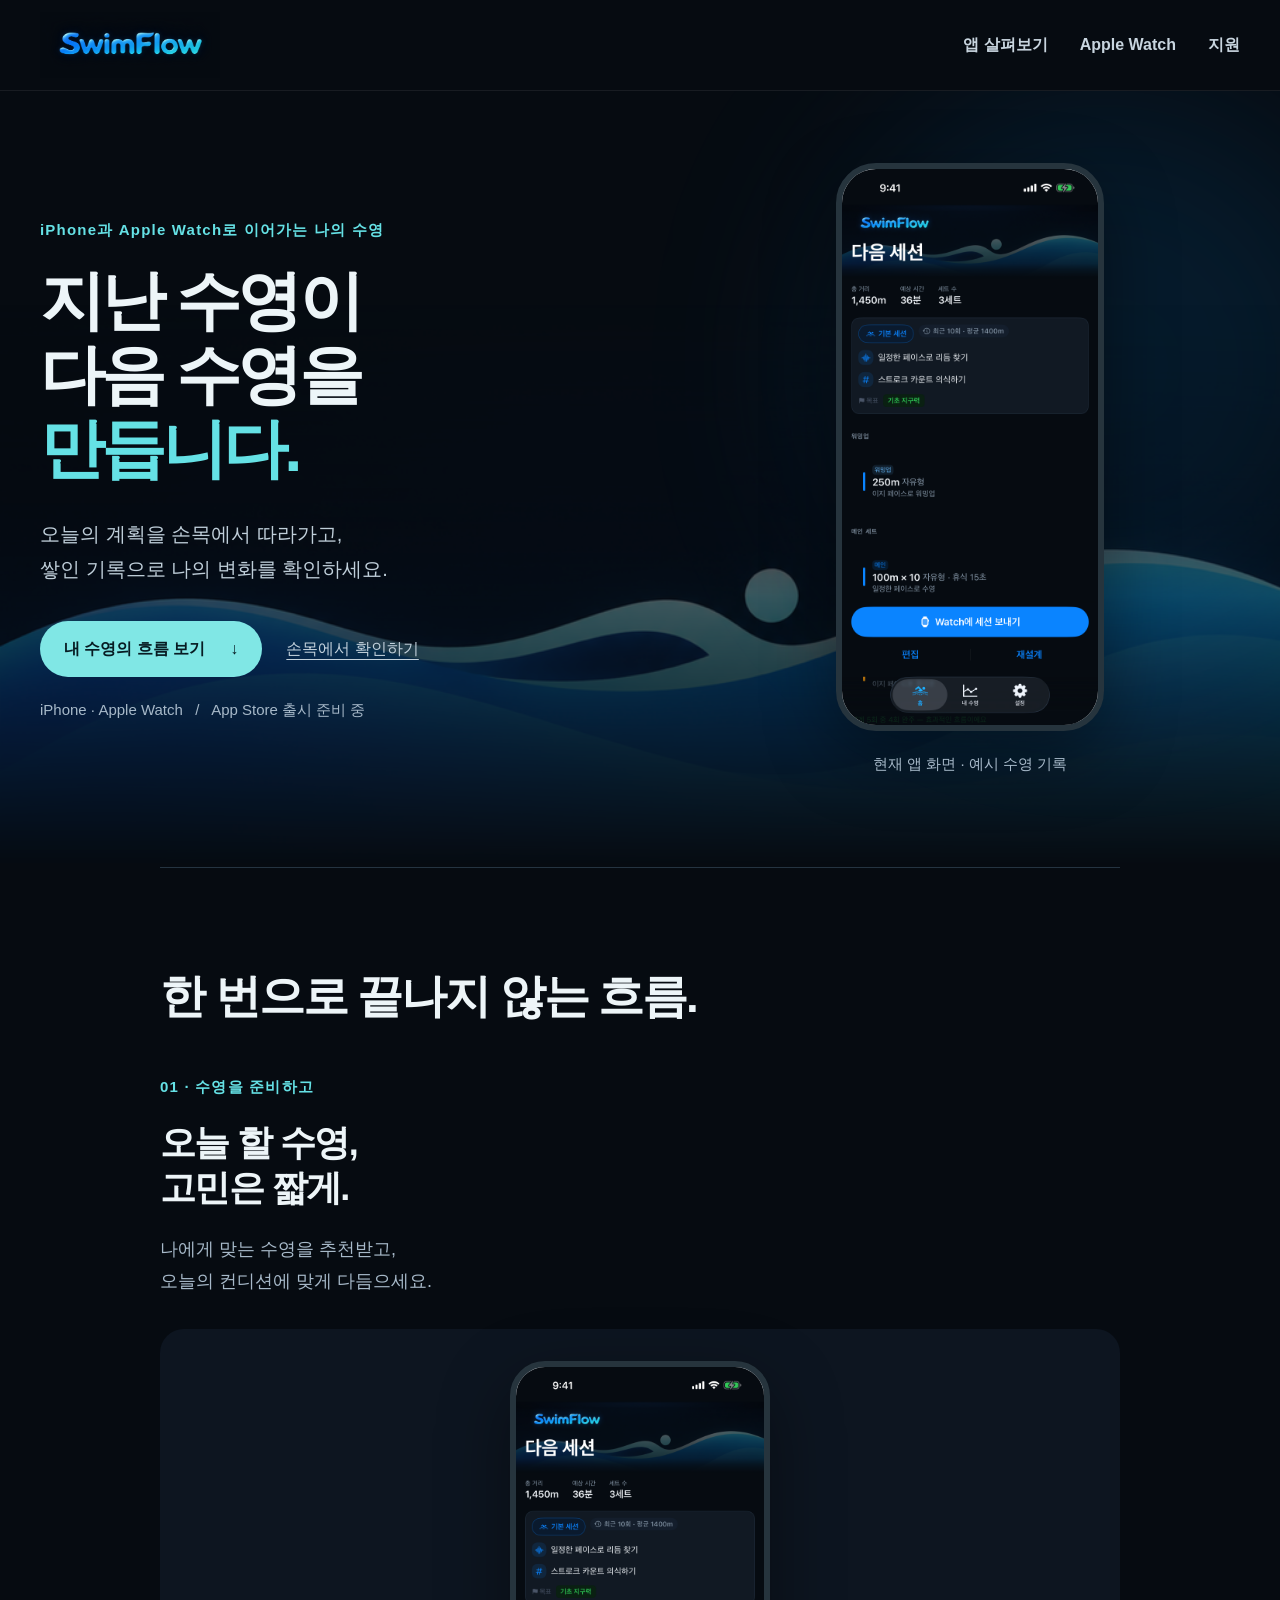
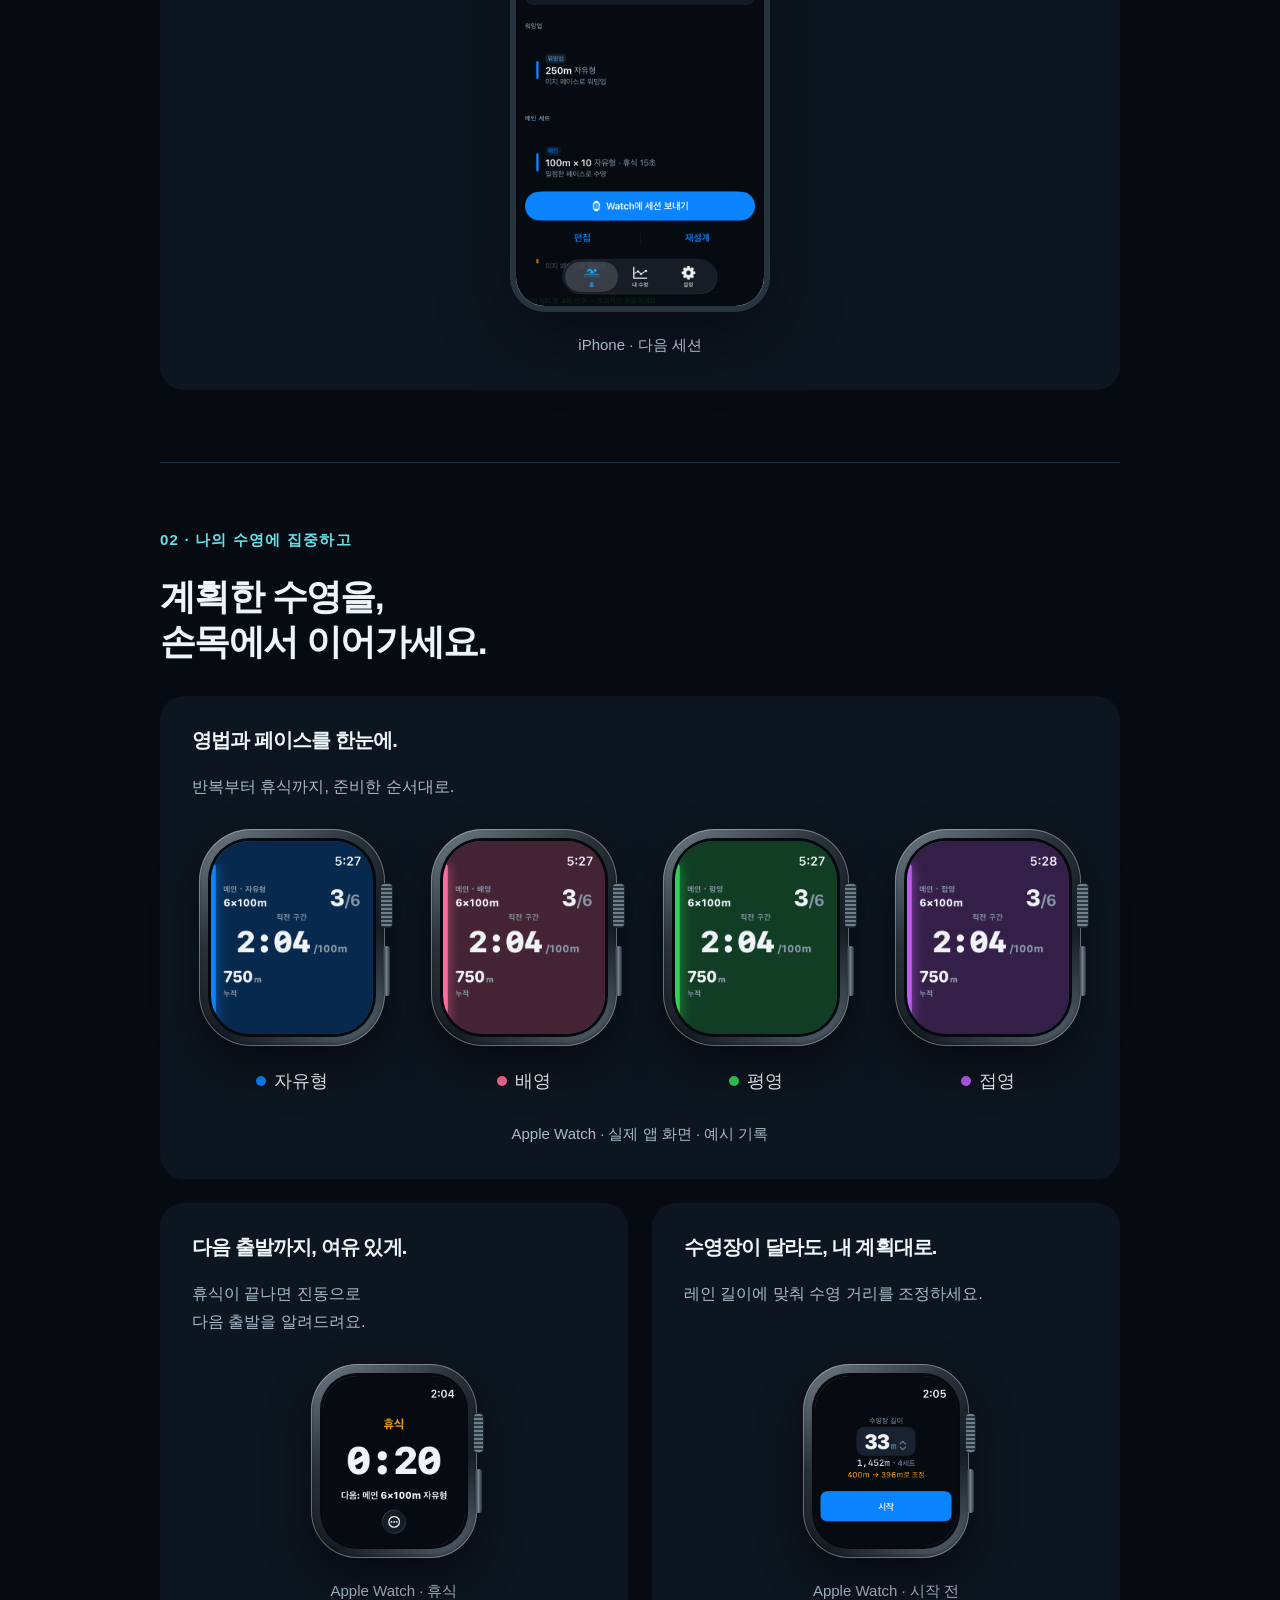
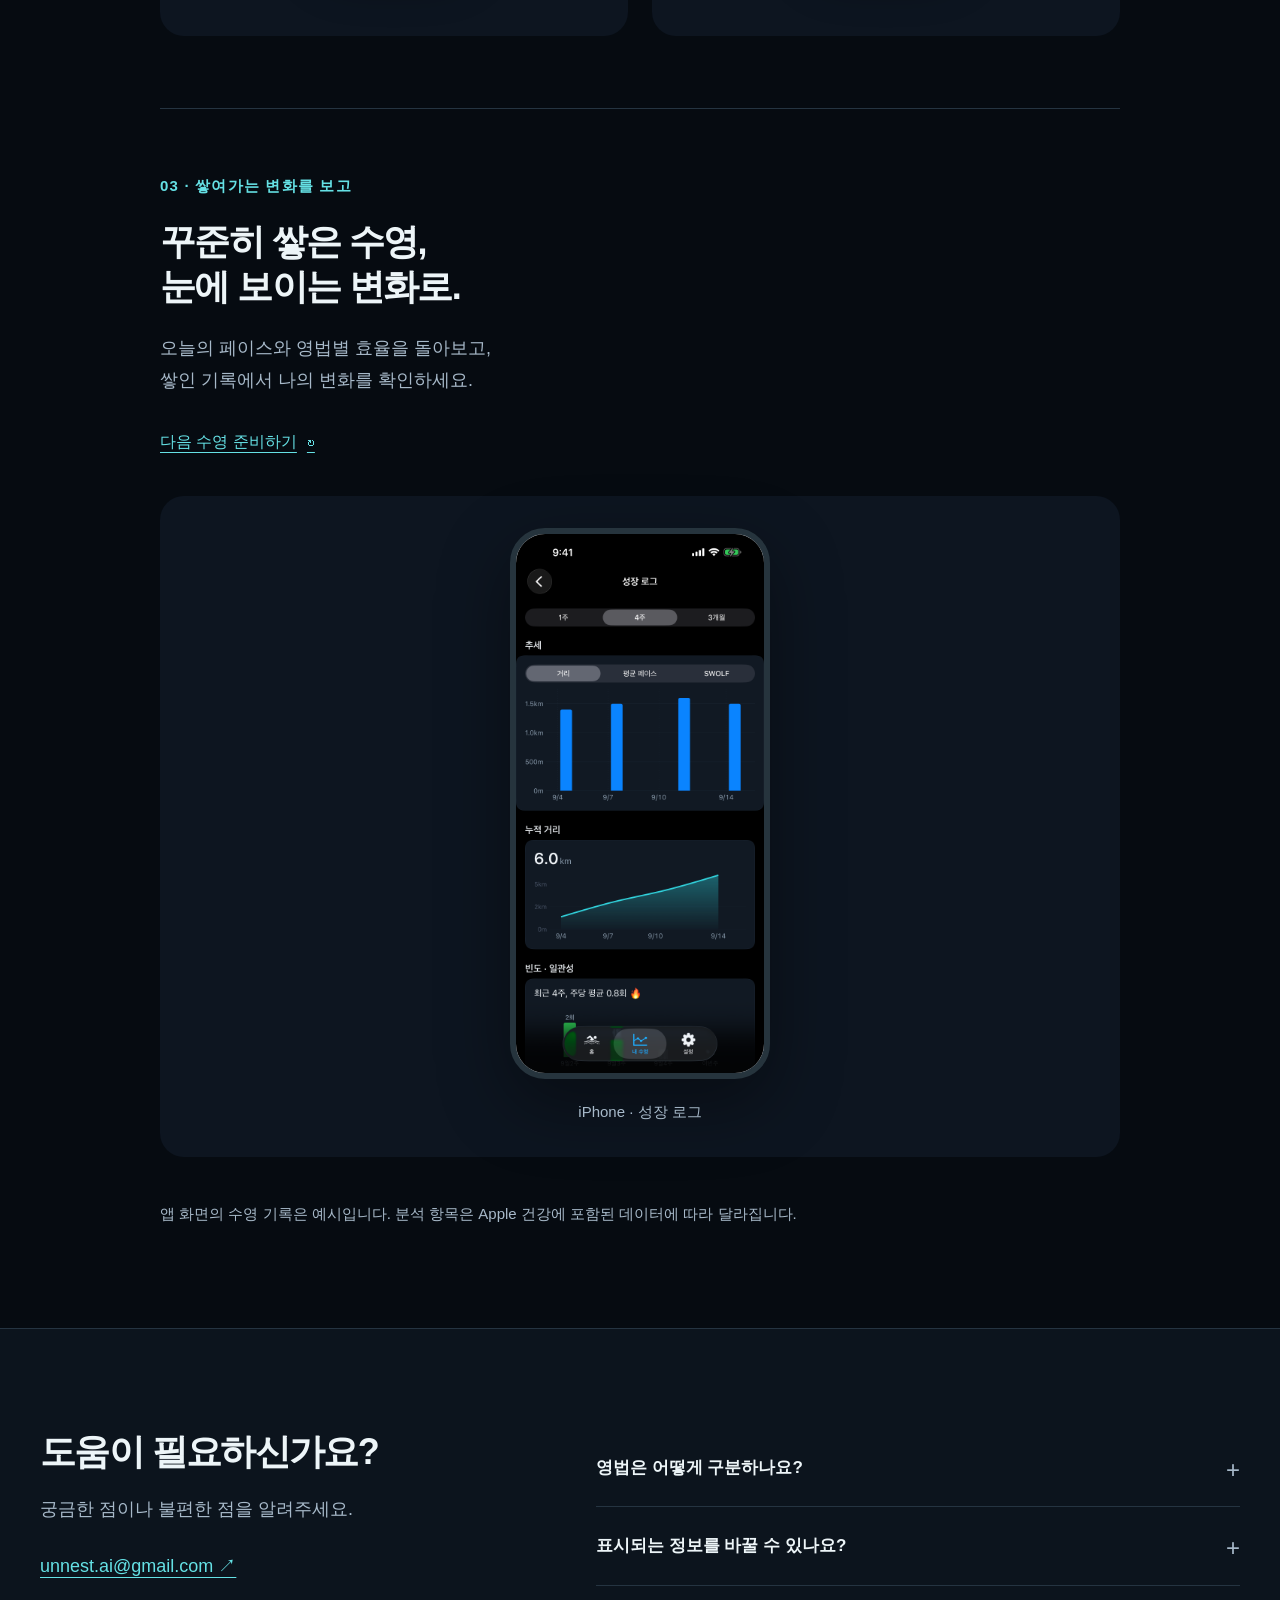
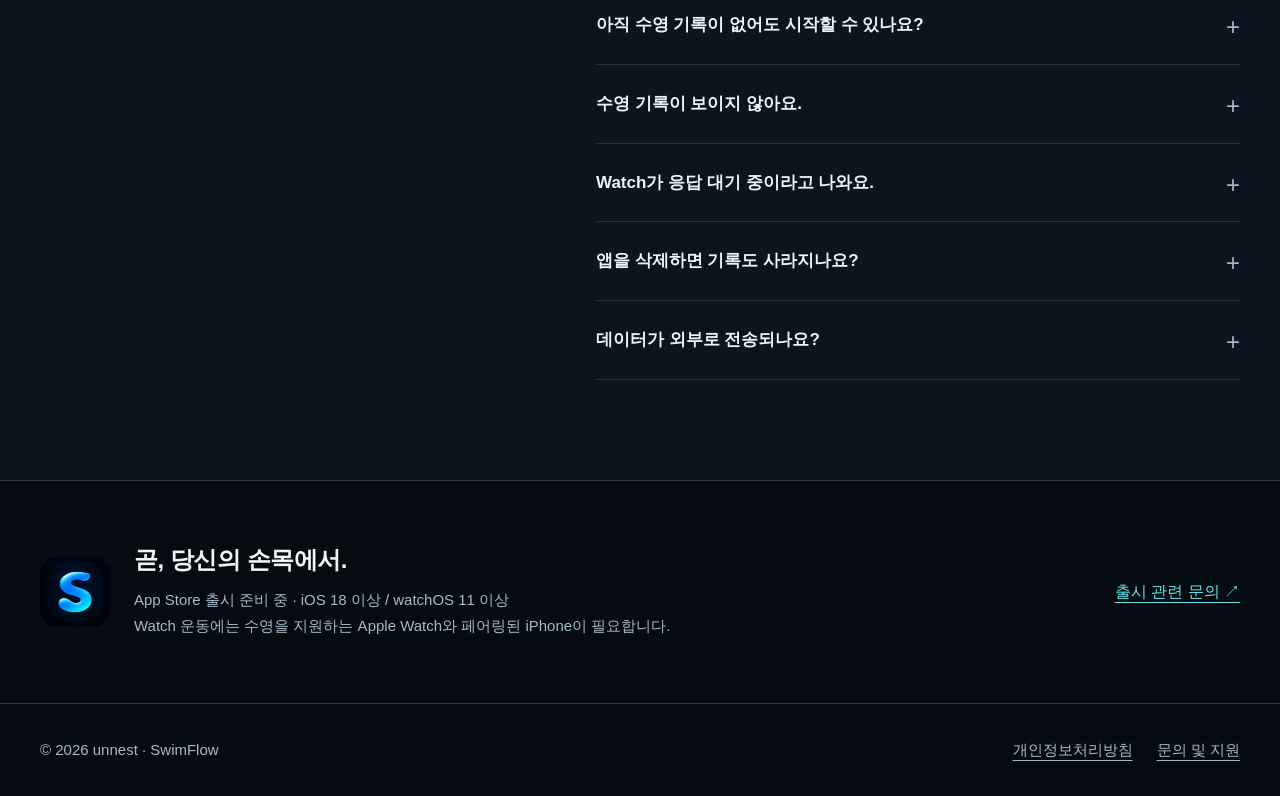
<file: index.html>
<!DOCTYPE html>
<html lang="ko">
<head>
  <meta charset="UTF-8" />
  <meta name="viewport" content="width=device-width, initial-scale=1" />
  <meta name="theme-color" content="#060B11" />
  <title>SwimFlow · 지난 수영이 다음 수영을 만듭니다</title>
  <meta name="description" content="오늘의 수영을 준비하고, 손목에서 계획대로 이어가세요. 쌓인 기록은 다음 수영의 바탕이 됩니다." />
  <meta property="og:title" content="SwimFlow · 지난 수영이 다음 수영을 만듭니다" />
  <meta property="og:description" content="오늘의 수영을 준비하고, 손목에서 계획대로 이어가세요. 쌓인 기록은 다음 수영의 바탕이 됩니다." />
  <meta property="og:type" content="website" />
  <meta property="og:url" content="https://swimflow.unnest.app/" />
  <meta property="og:site_name" content="SwimFlow" />
  <meta property="og:locale" content="ko_KR" />
  <meta property="og:image" content="https://swimflow.unnest.app/assets/swimflow-share-release-1.png" />
  <meta property="og:image:secure_url" content="https://swimflow.unnest.app/assets/swimflow-share-release-1.png" />
  <meta property="og:image:type" content="image/png" />
  <meta property="og:image:width" content="1200" />
  <meta property="og:image:height" content="630" />
  <meta property="og:image:alt" content="SwimFlow · 지난 수영이 다음 수영을 만듭니다. 세션 준비부터 Watch 수영, 기록 분석까지." />
  <meta name="twitter:card" content="summary_large_image" />
  <meta name="twitter:title" content="SwimFlow · 지난 수영이 다음 수영을 만듭니다" />
  <meta name="twitter:description" content="오늘의 수영을 준비하고, 손목에서 계획대로 이어가세요. 쌓인 기록은 다음 수영의 바탕이 됩니다." />
  <meta name="twitter:image" content="https://swimflow.unnest.app/assets/swimflow-share-release-1.png" />
  <link rel="icon" type="image/png" href="assets/app-icon.png" />
  <link rel="apple-touch-icon" href="assets/app-icon.png" />
  <link rel="canonical" href="https://swimflow.unnest.app/" />
  <link rel="stylesheet" href="site.css" />
  <script src="site.js" defer></script>
</head>
<body>
  <a class="skip" href="#main">본문으로 이동</a>
  <header class="site-header">
    <nav class="nav wrap" aria-label="주요 메뉴">
      <a class="brand" href="#home" aria-label="SwimFlow 처음으로"><img src="assets/wordmark.png" width="2056" height="765" alt="SwimFlow" fetchpriority="high" /></a>
      <div class="nav-links">
        <a href="#journey">앱 살펴보기</a>
        <a class="nav-extra" href="#watch">Apple Watch</a>
        <a href="#support">지원</a>
      </div>
    </nav>
  </header>
  <main id="main">
    <section class="hero" id="home" aria-labelledby="hero-title">
      <div class="hero-water" aria-hidden="true"><img src="assets/water.png" width="1024" height="1024" alt="" /></div>
      <div class="wrap hero-grid">
        <div class="hero-copy">
          <p class="eyebrow">iPhone과 Apple Watch로 이어가는 나의 수영</p>
          <h1 id="hero-title"><span>지난 수영이</span> <span>다음 수영을</span> <span class="accent">만듭니다.</span></h1>
          <p class="hero-intro">오늘의 계획을 손목에서 따라가고,<br />쌓인 기록으로 나의 변화를 확인하세요.</p>
          <div class="actions">
            <a class="button" href="#journey">내 수영의 흐름 보기 <span aria-hidden="true">↓</span></a>
            <a class="text-link" href="#watch">손목에서 확인하기</a>
          </div>
          <p class="availability">iPhone · Apple Watch &nbsp; / &nbsp; App Store 출시 준비 중</p>
        </div>
        <figure class="hero-visual">
          <div class="phone"><img src="assets/app-home-release.png" width="1320" height="2868" alt="SwimFlow 홈. 다음 수영의 추천 이유와 세트를 확인하고 Watch에 세션을 보냅니다." fetchpriority="high" /></div>

          <figcaption class="screen-note">현재 앱 화면 · 예시 수영 기록</figcaption>
        </figure>
      </div>
    </section>
    <section class="section wrap" id="journey" aria-labelledby="journey-title">
      <div class="section-heading">
        <h2 id="journey-title">한 번으로 끝나지 않는 흐름.</h2>
      </div>
      <div class="journey-content">
        <section class="journey-panel" id="panel-plan" aria-labelledby="plan-title">
          <div class="panel-copy">
            <p class="eyebrow">01 · 수영을 준비하고</p>
            <h3 id="plan-title">오늘 할 수영,<br />고민은 짧게.</h3>
            <p>나에게 맞는 수영을 추천받고,<br />오늘의 컨디션에 맞게 다듬으세요.</p>
          </div>
          <figure class="panel-visual">
            <div class="phone"><img src="assets/app-home-release.png" width="1320" height="2868" alt="첫 출시 홈 화면. 다음 세션의 추천 구성과 편집, 재설계 기능" loading="lazy" /></div>
            <figcaption class="screen-note">iPhone · 다음 세션</figcaption>
          </figure>
        </section>
        <section class="journey-panel swim-panel" id="panel-swim" aria-labelledby="swim-title">
          <div class="panel-copy" id="watch">
            <p class="eyebrow">02 · 나의 수영에 집중하고</p>
            <h3 id="swim-title">계획한 수영을,<br />손목에서 이어가세요.</h3>
          </div>
          <div class="watch-demo">
            <section class="stroke-gallery" id="watch-active" aria-labelledby="active-title">
              <div class="watch-explanation">
                <h4 id="active-title">영법과 페이스를 한눈에.</h4>
                <p>반복부터 휴식까지, 준비한 순서대로.</p>
              </div>
              <div class="stroke-screens">
                <figure class="watch-figure">
                  <div class="watch-case"><div class="watch-screen"><img src="assets/watch-freestyle-release.png" width="416" height="496" alt="자유형 운동 화면. 6회 중 3회 완료, 직전 구간 2분 4초 /100m와 누적 750m. 예시 기록." loading="lazy" /></div></div>
                  <figcaption class="stroke-caption"><i class="freestyle" aria-hidden="true"></i>자유형</figcaption>
                </figure>
                <figure class="watch-figure">
                  <div class="watch-case"><div class="watch-screen"><img src="assets/watch-backstroke-release.png" width="416" height="496" alt="배영 운동 화면. 6회 중 3회 완료, 직전 구간 2분 4초 /100m와 누적 750m. 예시 기록." loading="lazy" /></div></div>
                  <figcaption class="stroke-caption"><i class="backstroke" aria-hidden="true"></i>배영</figcaption>
                </figure>
                <figure class="watch-figure">
                  <div class="watch-case"><div class="watch-screen"><img src="assets/watch-breaststroke-release.png" width="416" height="496" alt="평영 운동 화면. 6회 중 3회 완료, 직전 구간 2분 4초 /100m와 누적 750m. 예시 기록." loading="lazy" /></div></div>
                  <figcaption class="stroke-caption"><i class="breaststroke" aria-hidden="true"></i>평영</figcaption>
                </figure>
                <figure class="watch-figure">
                  <div class="watch-case"><div class="watch-screen"><img src="assets/watch-butterfly-release.png" width="416" height="496" alt="접영 운동 화면. 6회 중 3회 완료, 직전 구간 2분 4초 /100m와 누적 750m. 예시 기록." loading="lazy" /></div></div>
                  <figcaption class="stroke-caption"><i class="butterfly" aria-hidden="true"></i>접영</figcaption>
                </figure>
              </div>
              <p class="screen-note">Apple Watch · 실제 앱 화면 · 예시 기록</p>
            </section>
            <div class="watch-support-grid">
              <section class="watch-state" id="watch-rest" aria-labelledby="rest-title">
                <div class="watch-explanation"><h4 id="rest-title">다음 출발까지, 여유 있게.</h4><p>휴식이 끝나면 진동으로<br />다음 출발을 알려드려요.</p></div>
                <figure class="watch-figure"><div class="watch-case"><div class="watch-screen"><img src="assets/watch-rest-release.png" width="416" height="496" alt="남은 휴식 20초와 다음 자유형 메인 세트" loading="lazy" /></div></div><figcaption class="screen-note">Apple Watch · 휴식</figcaption></figure>
              </section>
              <section class="watch-state" id="watch-lane" aria-labelledby="lane-title">
                <div class="watch-explanation"><h4 id="lane-title">수영장이 달라도, 내 계획대로.</h4><p>레인 길이에 맞춰 수영 거리를 조정하세요.</p></div>
                <figure class="watch-figure"><div class="watch-case"><div class="watch-screen"><img src="assets/watch-lane-release.png" width="416" height="496" alt="33m 수영장에 맞춰 400m 구성을 396m로 조정하는 시작 전 화면" loading="lazy" /></div></div><figcaption class="screen-note">Apple Watch · 시작 전</figcaption></figure>
              </section>
            </div>
          </div>
        </section>
        <section class="journey-panel" id="panel-review" aria-labelledby="review-title">
          <div class="panel-copy"><p class="eyebrow">03 · 쌓여가는 변화를 보고</p><h3 id="review-title">꾸준히 쌓은 수영,<br />눈에 보이는 변화로.</h3><p>오늘의 페이스와 영법별 효율을 돌아보고,<br />쌓인 기록에서 나의 변화를 확인하세요.</p><a class="text-link" href="#panel-plan">다음 수영 준비하기 <span aria-hidden="true">↻</span></a></div>
          <figure class="panel-visual"><div class="phone"><img src="assets/app-growth-release.png" width="1320" height="2868" alt="첫 출시 성장 로그. 4주 거리 추세와 누적 거리, 수영 빈도." loading="lazy" /></div><figcaption class="screen-note">iPhone · 성장 로그</figcaption></figure>
        </section>
      </div>
      <p class="fineprint">앱 화면의 수영 기록은 예시입니다. 분석 항목은 Apple 건강에 포함된 데이터에 따라 달라집니다.</p>
    </section>
    <section class="section support" id="support" aria-labelledby="support-title">
      <div class="wrap support-grid">
        <div class="support-intro"><h2 id="support-title">도움이 필요하신가요?</h2><p>궁금한 점이나 불편한 점을 알려주세요.</p><a href="mailto:unnest.ai@gmail.com">unnest.ai@gmail.com ↗</a></div>
        <div class="faq">
          <details><summary>영법은 어떻게 구분하나요?</summary><p>세트의 영법을 이름과 색으로 함께 표시합니다.</p><ul class="stroke-key" aria-label="영법별 표시 색"><li><i class="freestyle" aria-hidden="true"></i>자유형</li><li><i class="backstroke" aria-hidden="true"></i>배영</li><li><i class="breaststroke" aria-hidden="true"></i>평영</li><li><i class="butterfly" aria-hidden="true"></i>접영</li></ul></details>
          <details><summary>표시되는 정보를 바꿀 수 있나요?</summary><p>크게 표시된 페이스는 방금 완료한 구간의 100m 환산 기록입니다. iPhone 설정 → 워치 화면에서 누적 거리 표시를 켜고 끌 수 있어요. 변경은 세션이 Watch에 수신된 뒤 다음 운동부터 적용됩니다.</p></details>
          <details><summary>아직 수영 기록이 없어도 시작할 수 있나요?</summary><p>네. 수영 경력과 주로 하는 영법 등 처음 입력한 정보를 바탕으로 추천받을 수 있어요. 건강 기록은 나중에 연결해도 됩니다.</p></details>
          <details><summary>수영 기록이 보이지 않아요.</summary><p>먼저 iPhone의 건강 앱에 수영 기록이 있는지 확인하세요. 건강 앱 → 요약 → 프로필 → 개인정보 보호의 앱 → SwimFlow에서 읽기 권한을 확인한 뒤, SwimFlow의 설정 → 도움 및 피드백 → 기록 다시 불러오기를 실행해 주세요. Watch에서 저장한 기록은 iPhone의 건강 앱에 반영되기까지 시간이 걸릴 수 있습니다.</p></details>
          <details><summary>Watch가 응답 대기 중이라고 나와요.</summary><p>Watch 응답 대기는 연결이 끊겼다는 뜻만은 아닙니다. 페어링된 Watch에 SwimFlow가 설치되어 있는지 확인하고 Watch 앱을 열어 주세요. iPhone에서 보낸 세션이 Watch에 표시되는지 확인한 뒤 시작하세요.</p></details>
          <details><summary>앱을 삭제하면 기록도 사라지나요?</summary><p>앱에 저장한 프로필·세션 구성은 삭제될 수 있으므로 문제 해결을 위해 먼저 앱을 삭제하지 마세요. Apple 건강에 저장된 운동은 별도로 남아 있으며, 읽기 권한을 허용하면 다시 불러올 수 있습니다. SwimFlow는 자체 계정 백업이나 기기 간 클라우드 동기화를 제공하지 않습니다.</p></details>
          <details><summary>데이터가 외부로 전송되나요?</summary><p>수영 분석과 세션 설계는 기기에서 이루어집니다. iPhone은 건강 기록을 읽고, Watch는 직접 측정한 운동을 Apple 건강에 저장합니다. iPhone에서 사용 통계 수집·이용과 국외 이전에 모두 동의한 경우에만 TelemetryDeck에 사용 이벤트, 앱·기기 정보와 해시 처리된 식별자가 전송됩니다. 운동 수치는 전송하지 않으며, Watch는 사용 통계를 수집하지 않습니다. 자세한 항목과 문의 방법은 <a href="/privacy">개인정보처리방침</a>에서 확인할 수 있습니다.</p></details>        </div>
      </div>
    </section>
    <section class="release" aria-labelledby="release-title">
      <div class="wrap release-inner">
        <img class="app-icon" src="assets/app-icon.png" width="1024" height="1024" alt="SwimFlow S 앱 아이콘" loading="lazy" />
        <div><h2 id="release-title">곧, 당신의 손목에서.</h2><p>App Store 출시 준비 중 · iOS 18 이상 / watchOS 11 이상<br />Watch 운동에는 수영을 지원하는 Apple Watch와 페어링된 iPhone이 필요합니다.</p></div>
        <a class="text-link" href="mailto:unnest.ai@gmail.com">출시 관련 문의 ↗</a>
      </div>
    </section>
  </main>
  <footer><div class="wrap footer-inner"><p>© 2026 unnest · SwimFlow</p><div class="footer-links"><a href="/privacy">개인정보처리방침</a><a href="#support">문의 및 지원</a></div></div></footer>
</body>
</html>
</file>
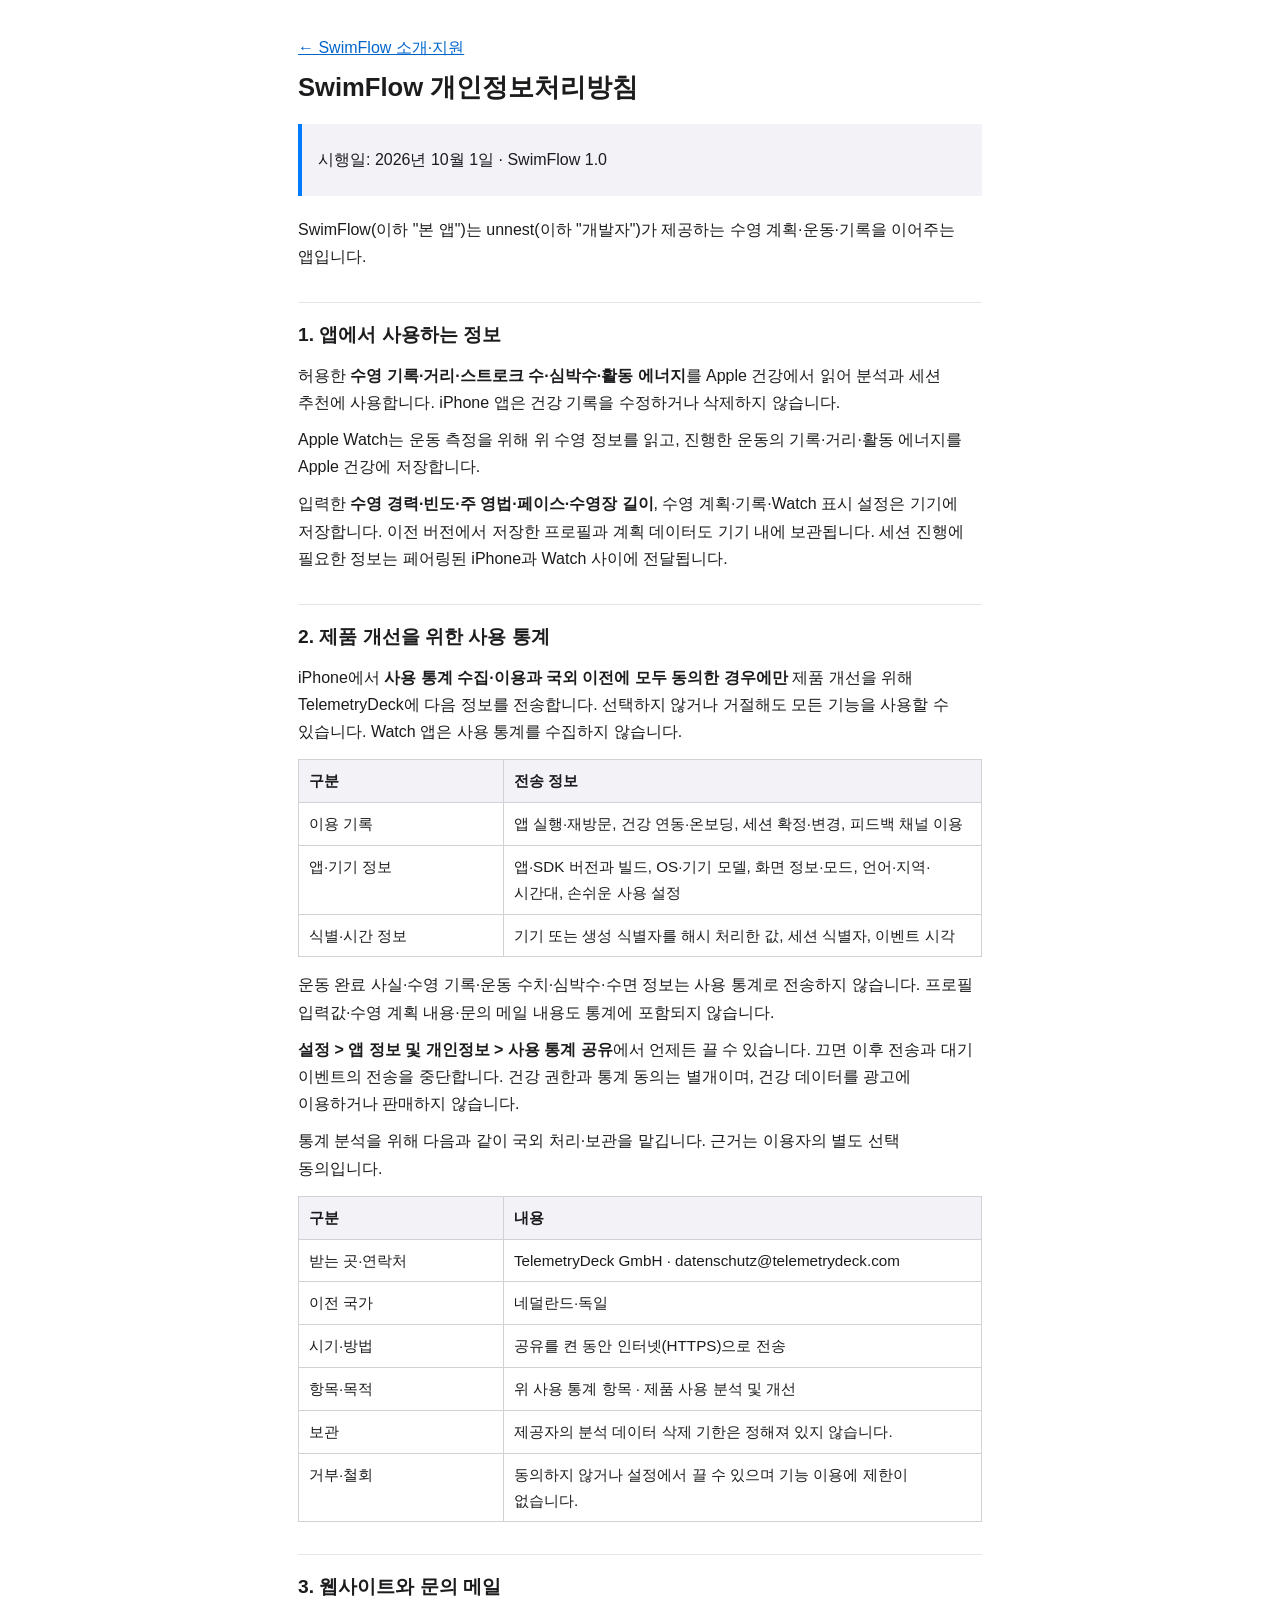
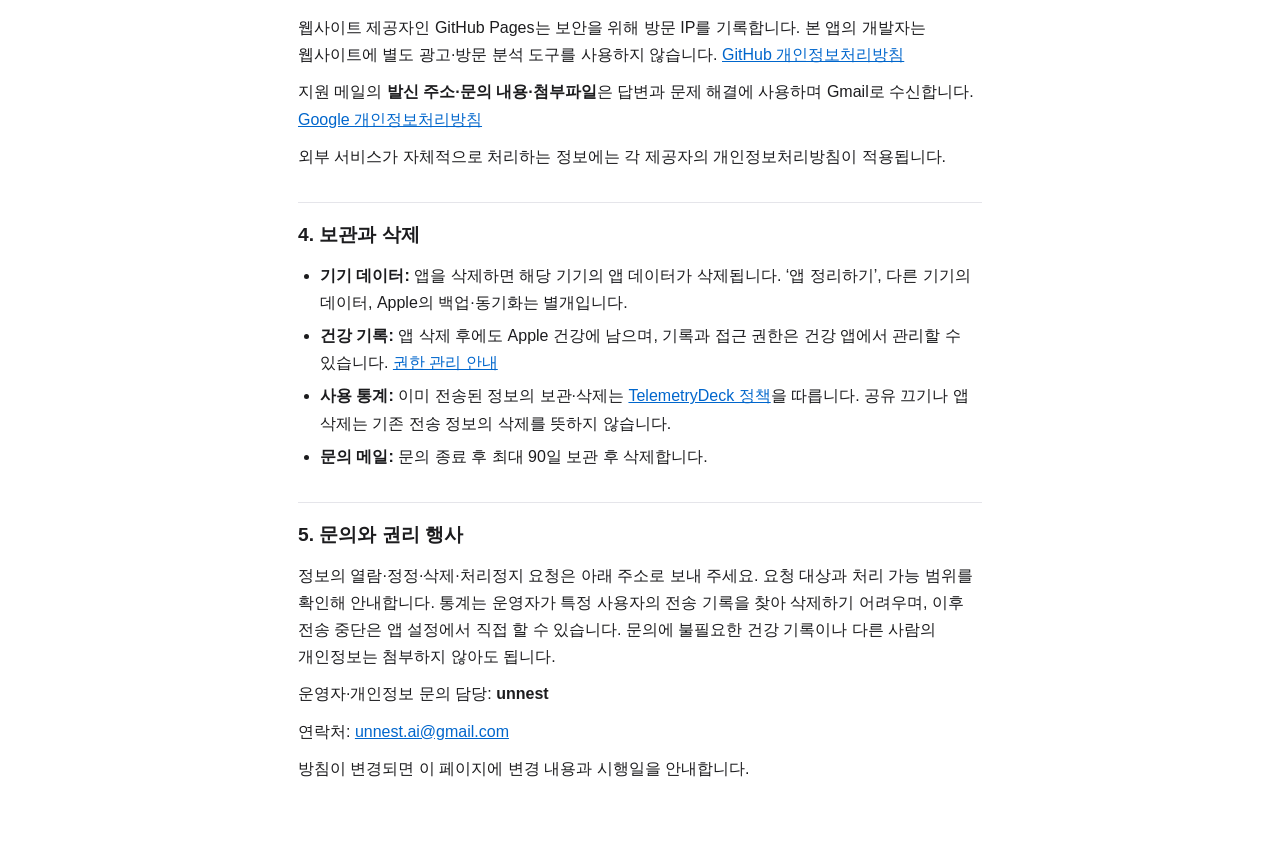
<file: privacy.html>
<!DOCTYPE html>
<html lang="ko">
<head>
  <meta charset="UTF-8" />
  <meta name="viewport" content="width=device-width, initial-scale=1.0" />
  <title>SwimFlow 개인정보처리방침</title>
  <style>
    :root { color-scheme: light dark; }
    * { box-sizing: border-box; }
    body { word-break: keep-all; overflow-wrap: anywhere; }
    table { table-layout: fixed; }
    th:first-child { width: 30%; }
    a:focus-visible { outline: 3px solid currentColor; outline-offset: 4px; }
    blockquote { margin: 20px 0; padding: 12px 16px; border-left: 4px solid #007AFF; background: #f2f2f7; }
    body {
      font-family: -apple-system, BlinkMacSystemFont, "Apple SD Gothic Neo", "Segoe UI", Roboto, sans-serif;
      line-height: 1.7;
      color: #1c1c1e;
      background: #ffffff;
      margin: 0;
      padding: 24px 18px 64px;
      max-width: 720px;
      margin-left: auto;
      margin-right: auto;
      -webkit-text-size-adjust: 100%;
    }
    h1 {
      font-size: 1.6rem;
      font-weight: 700;
      margin: 0 0 4px;
      line-height: 1.3;
    }
    h2 {
      font-size: 1.2rem;
      font-weight: 700;
      margin: 32px 0 10px;
      padding-top: 16px;
      border-top: 1px solid #e5e5ea;
    }
    h3 {
      font-size: 1.02rem;
      font-weight: 600;
      margin: 22px 0 8px;
    }
    p { margin: 10px 0; }
    ul { margin: 10px 0; padding-left: 22px; }
    li { margin: 6px 0; }
    table {
      width: 100%;
      border-collapse: collapse;
      margin: 14px 0;
      font-size: 0.95rem;
    }
    th, td {
      border: 1px solid #d1d1d6;
      padding: 8px 10px;
      text-align: left;
      vertical-align: top;
    }
    th { background: #f2f2f7; font-weight: 600; }
    code {
      background: #f2f2f7;
      padding: 2px 6px;
      border-radius: 4px;
      font-family: ui-monospace, SFMono-Regular, Menlo, monospace;
      font-size: 0.9em;
    }
    a { color: #0066cc; overflow-wrap: anywhere; }
    .effective { color: #636366; font-size: 0.95rem; margin-bottom: 24px; }
    .footer { color: #636366; font-size: 0.9rem; margin-top: 40px; font-style: italic; }
    @media (prefers-color-scheme: dark) {
      body { color: #f2f2f7; background: #000000; }
      a { color: #60b4ff; }
      blockquote { background: #1c1c1e; }
      h2 { border-top-color: #2c2c2e; }
      th { background: #1c1c1e; }
      th, td { border-color: #38383a; }
      code { background: #1c1c1e; }
      .effective, .footer { color: #98989d; }
    }
  </style>
</head>
<body>
<nav aria-label="사이트"><p><a href="/">← SwimFlow 소개·지원</a></p></nav>
<main>
<h1>SwimFlow 개인정보처리방침</h1>
<blockquote><p>시행일: 2026년 10월 1일 · SwimFlow 1.0</p></blockquote>
<p>SwimFlow(이하 "본 앱")는 unnest(이하 "개발자")가 제공하는 수영 계획·운동·기록을 이어주는 앱입니다.</p>
<h2>1. 앱에서 사용하는 정보</h2>
<p>허용한 <strong>수영 기록·거리·스트로크 수·심박수·활동 에너지</strong>를 Apple 건강에서 읽어 분석과 세션 추천에 사용합니다. iPhone 앱은 건강 기록을 수정하거나 삭제하지 않습니다.</p>
<p>Apple Watch는 운동 측정을 위해 위 수영 정보를 읽고, 진행한 운동의 기록·거리·활동 에너지를 Apple 건강에 저장합니다.</p>
<p>입력한 <strong>수영 경력·빈도·주 영법·페이스·수영장 길이</strong>, 수영 계획·기록·Watch 표시 설정은 기기에 저장합니다. 이전 버전에서 저장한 프로필과 계획 데이터도 기기 내에 보관됩니다. 세션 진행에 필요한 정보는 페어링된 iPhone과 Watch 사이에 전달됩니다.</p>
<h2>2. 제품 개선을 위한 사용 통계</h2>
<p>iPhone에서 <strong>사용 통계 수집·이용과 국외 이전에 모두 동의한 경우에만</strong> 제품 개선을 위해 TelemetryDeck에 다음 정보를 전송합니다. 선택하지 않거나 거절해도 모든 기능을 사용할 수 있습니다. Watch 앱은 사용 통계를 수집하지 않습니다.</p>
<table><thead><tr><th>구분</th><th>전송 정보</th></tr></thead><tbody>
<tr><td>이용 기록</td><td>앱 실행·재방문, 건강 연동·온보딩, 세션 확정·변경, 피드백 채널 이용</td></tr>
<tr><td>앱·기기 정보</td><td>앱·SDK 버전과 빌드, OS·기기 모델, 화면 정보·모드, 언어·지역·시간대, 손쉬운 사용 설정</td></tr>
<tr><td>식별·시간 정보</td><td>기기 또는 생성 식별자를 해시 처리한 값, 세션 식별자, 이벤트 시각</td></tr>
</tbody></table>
<p>운동 완료 사실·수영 기록·운동 수치·심박수·수면 정보는 사용 통계로 전송하지 않습니다. 프로필 입력값·수영 계획 내용·문의 메일 내용도 통계에 포함되지 않습니다.</p>
<p><strong>설정 &gt; 앱 정보 및 개인정보 &gt; 사용 통계 공유</strong>에서 언제든 끌 수 있습니다. 끄면 이후 전송과 대기 이벤트의 전송을 중단합니다. 건강 권한과 통계 동의는 별개이며, 건강 데이터를 광고에 이용하거나 판매하지 않습니다.</p>
<p>통계 분석을 위해 다음과 같이 국외 처리·보관을 맡깁니다. 근거는 이용자의 별도 선택 동의입니다.</p>
<table><thead><tr><th>구분</th><th>내용</th></tr></thead><tbody>
<tr><td>받는 곳·연락처</td><td>TelemetryDeck GmbH · datenschutz@telemetrydeck.com</td></tr>
<tr><td>이전 국가</td><td>네덜란드·독일</td></tr>
<tr><td>시기·방법</td><td>공유를 켠 동안 인터넷(HTTPS)으로 전송</td></tr>
<tr><td>항목·목적</td><td>위 사용 통계 항목 · 제품 사용 분석 및 개선</td></tr>
<tr><td>보관</td><td>제공자의 분석 데이터 삭제 기한은 정해져 있지 않습니다.</td></tr>
<tr><td>거부·철회</td><td>동의하지 않거나 설정에서 끌 수 있으며 기능 이용에 제한이 없습니다.</td></tr>
</tbody></table>
<h2>3. 웹사이트와 문의 메일</h2>
<p>웹사이트 제공자인 GitHub Pages는 보안을 위해 방문 IP를 기록합니다. 본 앱의 개발자는 웹사이트에 별도 광고·방문 분석 도구를 사용하지 않습니다. <a href="https://docs.github.com/en/site-policy/privacy-policies/github-general-privacy-statement">GitHub 개인정보처리방침</a></p>
<p>지원 메일의 <strong>발신 주소·문의 내용·첨부파일</strong>은 답변과 문제 해결에 사용하며 Gmail로 수신합니다. <a href="https://policies.google.com/privacy?hl=ko">Google 개인정보처리방침</a></p>
<p>외부 서비스가 자체적으로 처리하는 정보에는 각 제공자의 개인정보처리방침이 적용됩니다.</p>
<h2>4. 보관과 삭제</h2>
<ul>
<li><strong>기기 데이터:</strong> 앱을 삭제하면 해당 기기의 앱 데이터가 삭제됩니다. ‘앱 정리하기’, 다른 기기의 데이터, Apple의 백업·동기화는 별개입니다.</li>
<li><strong>건강 기록:</strong> 앱 삭제 후에도 Apple 건강에 남으며, 기록과 접근 권한은 건강 앱에서 관리할 수 있습니다. <a href="https://support.apple.com/ko-kr/104997">권한 관리 안내</a></li>
<li><strong>사용 통계:</strong> 이미 전송된 정보의 보관·삭제는 <a href="https://telemetrydeck.com/docs/guides/privacy-faq/">TelemetryDeck 정책</a>을 따릅니다. 공유 끄기나 앱 삭제는 기존 전송 정보의 삭제를 뜻하지 않습니다.</li>
<li><strong>문의 메일:</strong> 문의 종료 후 최대 90일 보관 후 삭제합니다.</li>
</ul>
<h2>5. 문의와 권리 행사</h2>
<p>정보의 열람·정정·삭제·처리정지 요청은 아래 주소로 보내 주세요. 요청 대상과 처리 가능 범위를 확인해 안내합니다. 통계는 운영자가 특정 사용자의 전송 기록을 찾아 삭제하기 어려우며, 이후 전송 중단은 앱 설정에서 직접 할 수 있습니다. 문의에 불필요한 건강 기록이나 다른 사람의 개인정보는 첨부하지 않아도 됩니다.</p>
<p>운영자·개인정보 문의 담당: <strong>unnest</strong></p>
<p>연락처: <a href="mailto:unnest.ai@gmail.com">unnest.ai@gmail.com</a></p>
<p>방침이 변경되면 이 페이지에 변경 내용과 시행일을 안내합니다.</p>
</main>
</body>
</html>
</file>
<file: site.css>
:root {
  color-scheme:dark;
  --bg:#060b11; --raised:#0d1520; --text:#edf5f8; --muted:#a7b9c9;
  --cyan:#65e1e5; --line:#253441;
  --font:-apple-system,BlinkMacSystemFont,"Apple SD Gothic Neo","Segoe UI",sans-serif;
  --body:1.125rem; --small:.9375rem;
}
* { box-sizing:border-box; }
html { scroll-padding-top:32px; }
body { margin:0; background:var(--bg); color:var(--text); font-family:var(--font); font-size:var(--body); line-height:1.75; word-break:keep-all; overflow-wrap:anywhere; }
button,a,summary { -webkit-tap-highlight-color:transparent; touch-action:manipulation; }
button { font:inherit; }
a { color:inherit; text-underline-offset:5px; }
a:focus-visible,button:focus-visible,summary:focus-visible,[tabindex]:focus-visible { outline:3px solid var(--cyan); outline-offset:5px; }
img { max-width:100%; display:block; height:auto; }
[hidden] { display:none!important; }
h1,h2,h3,h4,p,figure { margin:0; }
h1,h2,h3,h4 { letter-spacing:-.045em; line-height:1.25; }
p+p { margin-top:20px; }
.wrap { width:min(1200px,calc(100% - 80px)); margin-inline:auto; }
.skip { position:fixed; z-index:50; top:-120px; left:20px; background:var(--cyan); color:#06141d; padding:12px 20px; border-radius:8px; }
.skip:focus { top:12px; }
.site-header { position:relative; z-index:5; border-bottom:1px solid #ffffff12; background:var(--bg); }
.nav { min-height:90px; display:flex; justify-content:space-between; align-items:center; gap:24px; }
.brand { display:block; width:180px; flex:none; }
.brand img { width:100%; }
.nav-links { display:flex; align-items:center; gap:32px; font-size:1rem; font-weight:600; }
.nav-links a { display:inline-flex; align-items:center; min-height:44px; text-decoration:none; color:#c8d5df; }
.nav-links a:hover { color:var(--cyan); }
.hero { position:relative; isolation:isolate; overflow:hidden; }
.hero-grid { position:relative; z-index:1; display:grid; grid-template-columns:minmax(0,1.05fr) minmax(0,.95fr); align-items:center; gap:64px; padding-block:72px 90px; min-height:740px; }
.eyebrow { font-size:var(--small); font-weight:700; letter-spacing:.08em; color:var(--cyan); margin-bottom:20px; }
.hero h1 { font-size:clamp(2.75rem,5.1vw,4.25rem); line-height:1.14; letter-spacing:-.06em; font-weight:750; }
.hero h1 span { display:block; }
.accent { color:var(--cyan); }
.hero-intro { font-size:1.25rem; color:#bfced9; max-width:440px; margin-top:30px; }
.actions { display:flex; align-items:center; gap:24px; flex-wrap:wrap; margin-top:34px; }
.button { display:inline-flex; gap:25px; align-items:center; justify-content:center; border-radius:999px; padding:14px 24px; font-size:1rem; font-weight:750; text-decoration:none; background:#80e7e5; color:#071c23; min-height:52px; }
.button:hover { background:#b6f7f2; }
.text-link { display:inline-flex; align-items:center; gap:10px; min-height:44px; font-size:1rem; color:#c2d1dc; }
.availability { font-size:var(--small); color:var(--muted); margin-top:20px; }
.hero-visual { min-width:0; justify-self:center; }
.phone { width:268px; max-width:100%; border:6px solid #26343d; border-radius:40px; overflow:hidden; background:#f1f4f8; box-shadow:0 24px 70px #0006; }
.phone img { width:100%; }
.screen-note { font-size:var(--small); color:var(--muted); text-align:center; margin-top:20px; }
.hero-water { position:absolute; z-index:-1; inset:0; pointer-events:none; opacity:.32; mask-image:linear-gradient(transparent 27%,#000 65%,transparent 100%); }
.hero-water img { position:absolute; width:100%; max-width:none; bottom:-36vw; min-width:1050px; left:50%; transform:translateX(-50%); }
.hero::after { content:""; position:absolute; z-index:-2; width:550px; height:550px; border-radius:50%; background:#063151; filter:blur(90px); right:-100px; top:0; opacity:.42; }
.section { padding-block:100px; }
#journey { border-top:1px solid var(--line); max-width:960px; }
.section-heading h2 { font-size:clamp(2rem,4vw,2.875rem); font-weight:700; }
.journey-content { margin-top:48px; }
.journey-panel { min-width:0; }
.journey-panel .panel-copy { margin-bottom:32px; }
.journey-panel+.journey-panel { margin-top:72px; padding-top:64px; border-top:1px solid var(--line); }
.panel-copy h3 { font-size:clamp(1.875rem,3vw,2.25rem); margin-bottom:24px; }
.panel-copy>p:not(.eyebrow) { color:var(--muted); }
.panel-copy .text-link { margin-top:24px; color:var(--cyan); }
.feature-points { list-style:none; margin:24px 0 0; padding:0; }
.feature-points li { padding:14px 0; border-bottom:1px solid var(--line); font-size:1rem; color:#c5d3df; }
.panel-visual { display:flex; flex-direction:column; align-items:center; min-width:0; padding:32px; border-radius:24px; background:var(--raised); }
.panel-visual .phone { width:260px; border-radius:35px; }

.stroke-gallery { padding:32px; border-radius:24px; background:var(--raised); }
.stroke-screens { display:grid; grid-template-columns:repeat(4,minmax(0,1fr)); gap:32px; margin-top:28px; }
.stroke-screens .watch-figure { width:100%; max-width:230px; justify-self:center; }
.stroke-caption { display:flex; align-items:center; justify-content:center; gap:8px; margin-top:20px; font-size:var(--body); }
.stroke-caption i { width:10px; height:10px; border-radius:50%; }
.stroke-gallery>.screen-note { margin-top:24px; }
.watch-support-grid { display:grid; grid-template-columns:repeat(2,minmax(0,1fr)); gap:24px; margin-top:24px; }
.watch-state { display:flex; flex-direction:column; align-items:stretch; gap:28px; padding:32px; border-radius:24px; background:var(--raised); }
.watch-state .watch-figure { width:180px; align-self:center; margin-top:auto; }
.watch-figure { min-width:0; }
.watch-case { position:relative; isolation:isolate; width:calc(100% - 14px); max-width:230px; margin-inline:auto; padding:9px; border-radius:28% / 24%; background:linear-gradient(145deg,#71808a,#293139 35%,#151c23 65%,#5b6975); box-shadow:inset 0 0 0 1px #ffffff59,inset 0 -2px 4px #0008,0 20px 45px #0007; }
.watch-case::before { content:""; position:absolute; z-index:-1; right:-4.5%; top:25%; width:6%; height:20%; border-radius:4px; background:repeating-linear-gradient(180deg,#70808b 0 2px,#2b3742 2px 4px); border:1px solid #1b252d; }
.watch-case::after { content:""; position:absolute; z-index:-1; right:-2.8%; top:54%; width:4%; height:23%; border-radius:4px; background:linear-gradient(90deg,#26313b,#73818c,#26313b); }
.watch-screen { background:#000; border:3px solid #06090d; border-radius:25% / 21%; overflow:hidden; }
.watch-screen img { width:100%; }
.watch-explanation h4 { font-size:1.25rem; margin-bottom:20px; }
.watch-explanation p { color:var(--muted); font-size:1rem; }
.pace-key { display:grid; grid-template-columns:1fr; gap:16px; margin:0 0 20px; }
.pace-key div { padding-left:14px; border-left:2px solid var(--line); }
.pace-key div:last-child { border-color:var(--cyan); }
.pace-key dt { font-size:var(--small); color:var(--muted); }
.pace-key dd { margin:0; font-size:1.75rem; font-weight:650; font-variant-numeric:tabular-nums; line-height:1.4; }
.pace-key dd span { font-size:var(--small); font-weight:400; color:var(--muted); }
.watch-details { border-top:1px solid var(--line); margin-top:24px; }
.watch-details+details { margin-top:0; }
summary { cursor:pointer; min-height:48px; padding:20px 28px 20px 0; font-size:1.0625rem; font-weight:600; }
.watch-details p { color:var(--muted); font-size:1rem; padding-bottom:20px; }
.stroke-key { display:grid; grid-template-columns:repeat(4,1fr); list-style:none; padding:0; margin:0 0 24px; gap:12px; font-size:1rem; }
.stroke-key li { display:flex; gap:8px; align-items:center; }
.stroke-key i { width:5px; height:24px; border-radius:3px; flex:none; }
.freestyle { background:#0a84ff; }.backstroke { background:#ff6b9d; }.breaststroke { background:#30d158; }.butterfly { background:#bf5af2; }
.fineprint { font-size:var(--small); color:var(--muted); margin-top:44px; max-width:680px; }
.support { background:#0c141d; border-top:1px solid var(--line); }
.support-grid { display:grid; grid-template-columns:.85fr 1.15fr; gap:80px; }
.support-intro h2 { font-size:2.25rem; margin-bottom:20px; }
.support-intro p { color:var(--muted); margin-bottom:20px; }
.support-intro a { display:inline-flex; align-items:center; min-height:44px; color:var(--cyan); }
.faq details { border-bottom:1px solid var(--line); }
.faq summary { list-style:none; position:relative; padding-block:24px; }
.faq summary::-webkit-details-marker { display:none; }
.faq summary::after { content:"+"; position:absolute; right:0; top:20px; font-size:1.5rem; font-weight:400; color:var(--muted); }
.faq details[open] summary::after { content:"−"; }
.faq details p { padding-bottom:24px; color:var(--muted); font-size:1.0625rem; }
.faq a { color:var(--cyan); }
.release { border-top:1px solid var(--line); padding-block:64px; }
.release-inner { display:grid; grid-template-columns:70px minmax(0,1fr) auto; align-items:center; gap:24px; }
.app-icon { width:70px; height:70px; border-radius:17px; }
.release h2 { font-size:1.5rem; letter-spacing:-.02em; }
.release p { font-size:var(--small); color:var(--muted); margin-top:12px; }
.release .text-link { color:var(--cyan); }
footer { border-top:1px solid var(--line); padding-block:24px; font-size:var(--small); color:var(--muted); }
.footer-inner,.footer-links { display:flex; gap:24px; align-items:center; justify-content:space-between; }
.footer-links a { display:inline-flex; align-items:center; min-height:44px; }
@media(max-width:1100px) {
  .pace-key { grid-template-columns:repeat(2,minmax(0,1fr)); }
  .stroke-key { grid-template-columns:repeat(2,minmax(0,1fr)); }
}
@media(max-width:760px) {
  .wrap { width:calc(100% - 40px); }
  .nav { min-height:78px; gap:16px; flex-wrap:wrap; padding-block:8px; }
  .brand { width:137px; }
  .nav-links { gap:20px; font-size:var(--small); }
  .nav-extra { display:none!important; }
  .hero-grid { grid-template-columns:minmax(0,1fr); min-height:0; padding-block:32px 40px; gap:0; }
  /* The same home capture remains in the preparation panel; avoid a duplicate mobile screen. */
  .hero-visual { display:none; }
  .hero h1 { font-size:clamp(2.6875rem,10.7vw,3.625rem); line-height:1.17; }
  .hero-intro { font-size:var(--body); margin-top:24px; }
  .actions { margin-top:28px; gap:12px; }
  .actions .button { width:100%; }
  .hero-visual .phone { width:248px; margin-inline:auto; }
  .hero-water img { min-width:1200px; bottom:-650px; }
  .hero-water { mask-image:linear-gradient(transparent 5%,#000 50%,transparent 100%); }
  .section { padding-block:64px; }
  .journey-content { margin-top:32px; }
  .journey-panel .panel-copy { margin-bottom:24px; }
  .panel-visual,.stroke-gallery,.watch-state { padding:24px 16px; border-radius:18px; }
  .journey-panel+.journey-panel { margin-top:48px; padding-top:40px; }
  .stroke-screens { grid-template-columns:repeat(2,minmax(0,1fr)); gap:28px 20px; }
  .watch-support-grid { grid-template-columns:minmax(0,1fr); gap:20px; margin-top:20px; }
  .panel-copy h3 { font-size:1.9375rem; }
  .panel-visual .phone { width:248px; }

  .watch-figure { width:min(230px,100%); margin-inline:auto; }
  .watch-explanation h4 { margin-bottom:18px; }
  .support-grid { grid-template-columns:minmax(0,1fr); gap:28px; }
  .support-intro h2 { font-size:1.875rem; }
  .release-inner { grid-template-columns:60px minmax(0,1fr); gap:20px; align-items:start; }
  .app-icon { width:60px; height:60px; border-radius:14px; }
  .release-inner>div { grid-column:1/-1; }
  .release .text-link { grid-column:1/-1; }
  .footer-inner { align-items:flex-start; flex-direction:column; gap:12px; }
  .footer-links { flex-wrap:wrap; gap:20px; }
}
@media(prefers-reduced-motion:reduce) {
  *,*::before,*::after { animation:none!important; transition:none!important; scroll-behavior:auto!important; }
}
@media(forced-colors:active) {
  .button,.phone,.watch-case,details { border:1px solid ButtonText; }
  [aria-selected=true] { outline:3px solid Highlight; }
  .hero-water { display:none; }
}
.pace-details { margin-top:20px; border-top:1px solid var(--line); }
.pace-details summary { font-size:1rem; color:var(--cyan); }
</file>
